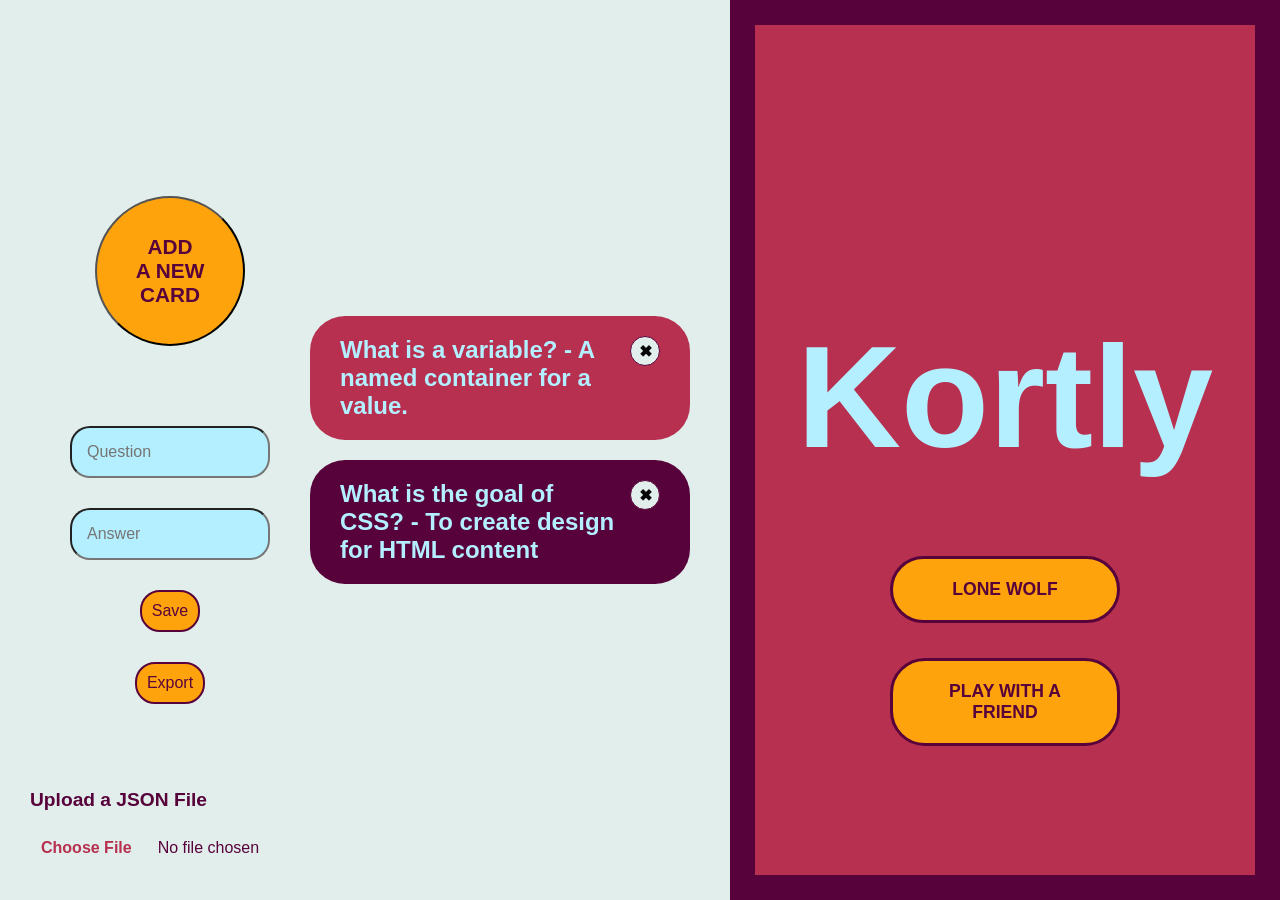
<file: index.html>
<!DOCTYPE html>
<html lang="en">

<head>
  <meta charset="UTF-8">
  <meta name="viewport" content="width=device-width, initial-scale=1.0">
  <title>Kortly</title>
  <link rel="stylesheet" href="styles.css">
</head>

<body>


  <main>




    <section id="manage-view" class="manage-layout">

      <div class="container add-card-container">
        <button id="buttonaddcard" class="circle-btn">
          ADD<br>A NEW<br>CARD
        </button>

        <form id="add-form" style="display: none;">
          <input type="text" id="question-input" placeholder="Question">
          <input type="text" id="answer-input" placeholder="Answer">
          <button type="submit">Save</button>
          <button id="export">Export</button> 
        </form>

        <div class="importFileContainer">
          <h3>Upload a JSON File</h3>
          <input type="file" id="jsonFileInput" accept=".json" class="inputJsonFile">
        </div>

      </div>




      <div class="container list-container">
        <ul id="cardlist">

        </ul>
      </div>



      <div class="container menu-container">
        <h1>Kortly</h1>

        <button id="buttonlonewolf" class="menu-btn">

          LONE WOLF

        </button>

        <button id="buttonplay" class="menu-btn">

          PLAY WITH A FRIEND

        </button>
      </div>
    </section>



  </main>




  <script>
    document.addEventListener("DOMContentLoaded", function () {
      console.log("The HTML is fully loaded and ready to go.");
    });
  </script>

  <script src="script.js"></script>
</body>

</html>
</file>
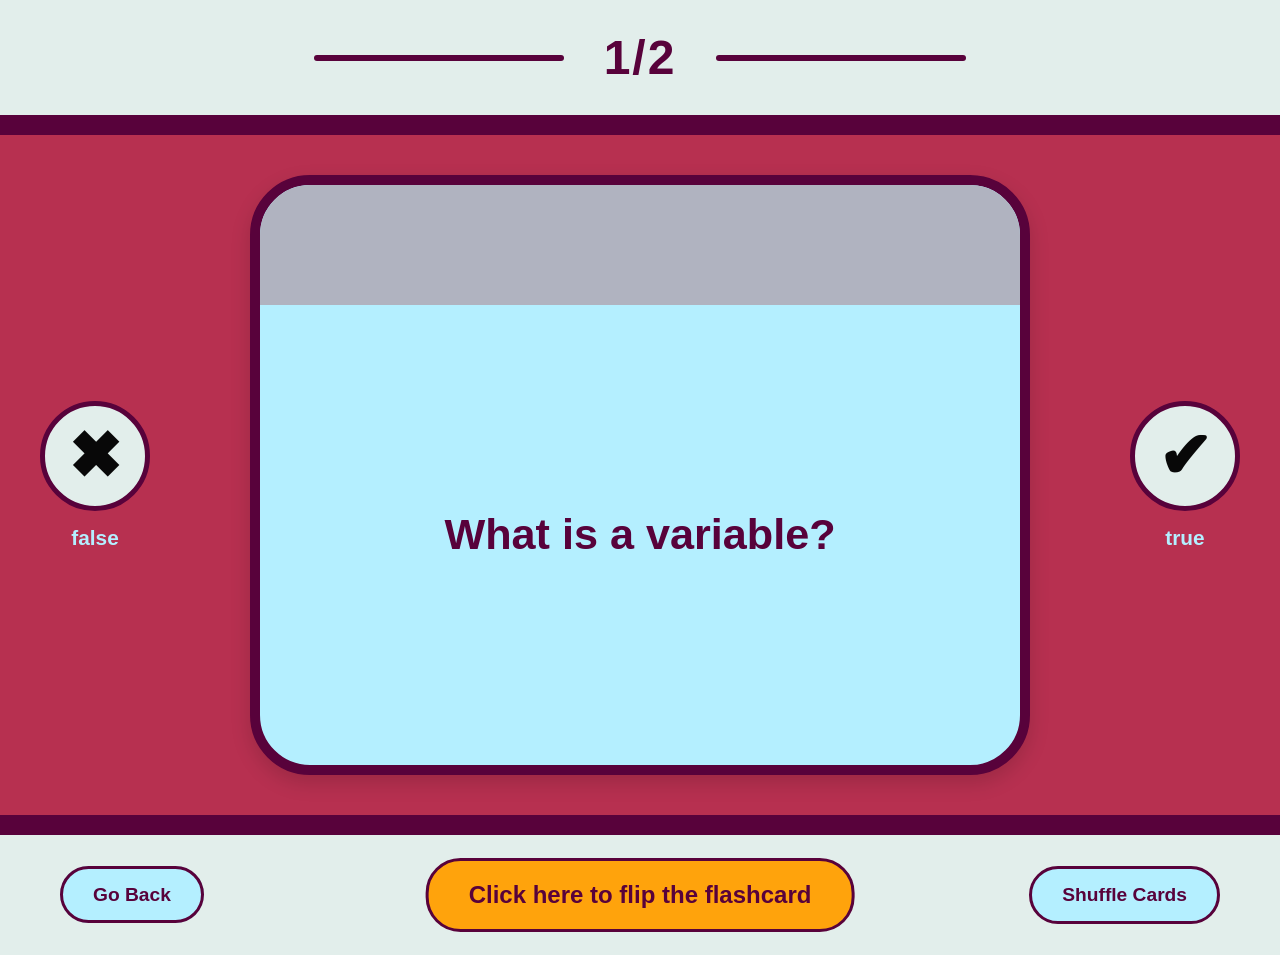
<file: study.html>
<!DOCTYPE html>
<html lang="en">
<head>
  <meta charset="UTF-8">
  <link rel="stylesheet" href="styles.css">
  <title>Study Session</title>
</head>
<body>
  <section id="study-view" class="study-section">
      <div class="study-header">
        <h2 id="progress-text" class="progress-title">1/10</h2>
      </div>

      <div class="study-board">
        
        <div class="board-side">
          <button id="buttonfalse" class="eval-btn incorrect-bg">✖</button>
          <p class="eval-label bold">false</p>
        </div>

        <div class="card" id="flashcard">
          <div class="card-inner">
            <div class="card-front">
              <h2 id="card-question"></h2>
            </div>
            <div class="card-back hidden">
              <h2 id="card-answer"></h2>
            </div>
          </div>
        </div>

        <div class="board-side">
          <button id="buttontrue" class="eval-btn correct-bg">✔</button>
          <p class="eval-label bold">true</p>
        </div>

      </div>

      <div class="study-footer">
        <div class="flip-action">
          <button id="flip-btn" class="flip-btn">Click here to flip the flashcard</button>
          <span class="flip-label"></span>
        </div>

        <div class="shuffle-action">
           <button id="shuffle-btn" class="shuffle-btn">Shuffle Cards</button>
          <span class="shuffle-label"></span>
         
        </div>

        <div class="back-to-menu">
          <a href="index.html" class="back-btn">Go Back</a> 
           <!-- //  got it from https://www.w3schools.com/html/html_links.asp -->
        </div>

      </div>

    </section>
  <script src="script.js"></script>
</body>
</html>
</file>
<file: styles.css>
/* ── CSS CUSTOM PROPERTIES ──────────────────────────────────────
   Define your colours and any repeated values here once as
   "variables", then use var(--name) everywhere else in this file.
   Changing a colour here updates it across the whole app.         */
:root {
  /* Colours — pick whatever fits your design */
  --color-bg: #E2EEEB;
  --color-primary: #B73050;
  --color-dark: #58023B;
  --color-secondary: #B4EFFF;
  --color-button: #FFA30C;
  --color-card-header: #b0b3c0;

  /* Card size — adjust to taste */
  --card-width: 340px;
  --card-height: 200px;

  /* Border radius */
  --radius-large: 35px;
  --radius-medium: 20px;
  --radius-circle: 50%;

  /* Buttons */
  button {
    font-family: inherit;
  }
}

/* ── RESET ──────────────────────────────────────────────────── */
*,
*::before,
*::after {
  box-sizing: border-box;
  margin: 0;
  padding: 0;
}

body {
  font-family: sans-serif;
  background-color: var(--color-bg);
  color: var(--color-primary);
}


/* ── LAYOUT ─────────────────────────────────────────────────── */
/* TODO: style your header, main content area, views, etc. */

.hidden {
  display: none;
}


/* ── MANAGE VIEW LAYOUT ────────────── */

.manage-layout {
  display: flex;
  justify-content: space-between;

  align-items: stretch;

  min-height: 100vh;

  padding: 0 0 0 70px;
}

/* Left column */
.add-card-container {
  display: flex;
  flex-direction: column;
  align-items: center;
  justify-content: center;
}

/* Center column */
.list-container {
  flex: 1;

  display: flex;
  justify-content: center;
  align-items: center;

  margin: 0 40px;
}

/* Right column */
.menu-container {
  display: flex;
  flex-direction: column;

  align-items: center;
  justify-content: center;

  gap: 35px;

  background-color: var(--color-primary);

  border: 25px solid var(--color-dark);

  padding-top: 160px;

  height: 100vh;

  width: 550px;
  min-width: 420px;
}

/* APP TITTLE */

.menu-container h1 {
  color: var(--color-secondary);

  font-size: 9rem;

  font-weight: bold;

  margin-bottom: 40px;
}

/* MANAGE VIEW BUTTONS */

.circle-btn {
  width: 150px;
  height: 150px;

  border-radius: var(--radius-circle);

  background-color: var(--color-button);

  color: var(--color-dark);

  font-size: 1.3rem;
  font-weight: bold;

  cursor: pointer;

  transition: transform 0.3s ease;
}

.circle-btn:hover {
  transform: scale(1.05);
}

.menu-btn {
  background-color: var(--color-button);

  color: var(--color-dark);

  border: 3px solid var(--color-dark);

  border-radius: var(--radius-large);

  padding: 20px 30px;

  width: 230px;

  font-size: 1.1rem;
  font-weight: bold;

  cursor: pointer;

  transition: transform 0.3s ease;
}

.menu-btn:hover {
  transform: scale(1.05);
}

/* ── CARD LIST (manage view) ─────────────────────────────────── */
/* TODO: style the list of cards and the "add card" form */

#cardlist {
  list-style: none;

  display: flex;
  flex-direction: column;

  gap: 20px;
}

.card-item {
  width: 100%;

  max-width: 700px;

  padding: 20px 30px;

  background-color: var(--color-primary);

  color: var(--color-secondary);

  border-radius: var(--radius-large);

  font-size: 1.5rem;

  font-weight: bold;

  text-align: left;

  cursor: pointer;

  transition: transform 0.3s ease;

  display: flex;
  justify-content: space-between;
}

/* ALTERNATE PURPLE CARDS */

.card-item:nth-child(even) {
  background-color: var(--color-dark);

  color: var(--color-secondary);
}

.deleteBtn {
  width: 30px;
  height: 30px;

  border: 1px solid var(--color-dark);
  border-radius: 50%;
  font-size: 1rem;
  font-weight: bold;

  cursor: pointer;

  transition: transform 0.3s ease;

  background-color: var(--color-bg);

  color: rgb(8, 8, 8);

  flex-shrink: 0;
}


/* HOVER EFFECT */

.card-item:hover {
  transform: translateX(5px);
}

/* ADD FORM */
#add-form {
  display: flex !important;

  flex-direction: column !important;

  align-items: center;

  gap: 30px;

  margin-top: 80px;
}

#add-form input {
  width: 200px;

  padding: 15px;

  border-radius: var(--radius-medium);

  background-color: var(--color-secondary);

  color: var(--color-dark);

  font-size: 1rem;
}

#add-form button {
  background-color: var(--color-button);

  color: var(--color-dark);

  border: 2px solid var(--color-dark);

  border-radius: var(--radius-medium);

  padding: 10px;

  font-size: 1rem;

  cursor: pointer;

  transition: transform 0.3s ease;
}

#add-form button:hover {
  transform: scale(1.05);
}

/* JSON FILE IMPORT */

.importFileContainer {
    position: fixed;

    left: 30px;
    bottom: 30px;

    display: flex;
    flex-direction: column;

    gap: 15px;
}

.importFileContainer h3 {
    color: var(--color-dark);

    font-size: 1.2rem;
    font-weight: bold;

    text-align: left;
}

.inputJsonFile {
    color: var(--color-dark);
    font-size: 1rem;
}

.inputJsonFile::file-selector-button {
    background-color: var(--color-bg);

    color: var(--color-primary);

    border: 1px solid var(--color-bg);

    border-radius: var(--radius-medium);

    padding: 12px 10px;

    font-size: 0.9 rem;

    font-weight: bold;

    cursor: pointer;

    margin-right: 15px;

    transition: transform 0.3s ease;
}

  .inputJsonFile::file-selector-button:hover {
    transform: scale(1.05);
  }

/* ── THE FLASHCARD (study view) ─────────────────────────────── */

/* STUDY VIEW LAYOUT */

.study-section {
  min-height: 100vh;

  display: flex;
  flex-direction: column;

  background-color: var(--color-bg);
}

.study-header {
  display: flex;

  justify-content: center;

  align-items: center;

  gap: 40px;

  padding: 30px 0;
}

.study-header::before,
.study-header::after {
  content: "";

  width: 250px;

  height: 6px;

  background-color: var(--color-dark);

  border-radius: 10px;
}

.study-board {
  flex: 1;

  display: flex;

  justify-content: center;

  align-items: center;

  gap: 100px;

  background-color: var(--color-primary);

  border-top: 20px solid var(--color-dark);
  border-bottom: 20px solid var(--color-dark);

  padding: 40px;
}

.study-footer {
  position: relative;

  display: flex;

  align-items: center;

  padding: 40px 60px;

  min-height: 120px;
}

/*
   The flip animation is pure CSS — JavaScript only adds or removes
   a class (e.g. "flipped") on the card element.

   A flippable card needs three layers:

     .card         sets the width, height, and perspective
     .card-inner   the element that actually rotates (transform)
     .card-front   the question side
     .card-back    the answer side (hidden by default)

   The key CSS properties to research:
     - transform-style: preserve-3d
     - backface-visibility: hidden
     - transform: rotateY(...)
     - perspective

   Search: "CSS 3D card flip" for examples and explanations.
*/

/* CARD STYLING */
.card {
  width: 90%;
  max-width: 900px;

  height: 600px;

  perspective: 1000px;
}

.card-inner {
  position: relative;

  width: 100%;
  height: 100%;

  transition: transform 0.8s;

  transform-style: preserve-3d;
}

.card-front,
.card-back {
  position: absolute;

  width: 100%;
  height: 100%;

  backface-visibility: hidden;

  border-radius: 60px;

  display: flex;

  justify-content: center;
  align-items: center;
  overflow: hidden;

  font-size: 1.8rem;
  font-weight: bold;
  overflow-y: auto
}

.card-front {
  background-color: var(--color-secondary);

  border: 10px solid var(--color-dark);

  color: var(--color-dark);

  padding:
        180px
        60px
        60px
        60px;

  box-shadow: 0 8px 20px rgba(0, 0, 0, 0.15);
}

.card-front::before {
  content: "";

  position: absolute;

  top: 0;
  left: 0;

  width: 100%;
  height: 120px;

  background-color: var(--color-card-header);
}

.card-front h2 {
  position: relative;

  z-index: 1;

   overflow: hidden;
}

.card-back {
  background-color: var(--color-dark);

  border: 10px solid var(--color-secondary);

  color: var(--color-secondary);

  transform: rotateY(180deg);
}

#card-question,
#card-answer {
    text-align: center;

    word-wrap: break-word;

    overflow-wrap: break-word;

    max-width: 100%;

    line-height: 1.2;
}

/* ANIMATION */
.card.flipped .card-inner {
  transform: rotateY(180deg);
}

/* ── STUDY VIEW BUTTONS ──────────── */

/* TRUE/FALSE BUTTONS */

.eval-btn {
  width: 110px;
  height: 110px;

  border-radius: 50%;

  border: 5px solid var(--color-dark);

  font-size: 4rem;
  font-weight: bold;

  cursor: pointer;

  transition: transform 0.3s ease;
}

.incorrect-bg {
  background-color: var(--color-bg);

  color: rgb(8, 8, 8);
}

.correct-bg {
  background-color: var(--color-bg);

  color: rgb(8, 8, 8);
}

.eval-btn:hover {
  transform: scale(1.08);
}

.board-side {
  display: flex;

  flex-direction: column;

  align-items: center;

  gap: 15px;
}

.eval-label {
  color: var(--color-secondary);

  font-size: 1.3rem;

  font-weight: bold;
}

/* CARD FLIP BUTTON */

.flip-btn {
  background-color: var(--color-button);

  color: var(--color-dark);

  border: 3px solid var(--color-dark);

  border-radius: var(--radius-large);

  padding: 20px 40px;

  font-size: 1.5rem;

  font-weight: bold;

  cursor: pointer;

  transition: transform 0.3s ease;
}

.flip-btn:hover {
  transform: scale(1.05);
}

.flip-action {
  position: absolute;

  left: 50%;

  transform: translateX(-50%);
}

/* BACK BUTTON */

.back-btn {
  text-decoration: none;

  background-color: var(--color-secondary);

  color: var(--color-dark);

  border: 3px solid var(--color-dark);

  padding: 15px 30px;

  border-radius: var(--radius-large);

  font-weight: bold;

  font-size: 1.2rem;
}

.back-to-menu {
  position: absolute;

  left: 60px;
}

/* SHUFFLE BUTTON */

.shuffle-btn {
  background-color: var(--color-secondary);

  color: var(--color-dark);

  border: 3px solid var(--color-dark);

  padding: 15px 30px;

  border-radius: var(--radius-large);

  font-weight: bold;

  font-size: 1.2rem;

  cursor: pointer;
}

.shuffle-action {
  position: absolute;

  right: 60px;
}

/* ── STUDY VIEW PROGRESS TITLE──────────── */

.progress-title {
  color: var(--color-dark);

  font-size: 3rem;

  font-weight: bold;

  letter-spacing: 2px;
}

/* ── RESPONSIVE DESIGN ──────────────────────────────────────── */
/*
   Use @media queries so the layout works on small screens too.

   "Mobile-first" means you write styles for small screens first,
   then use @media (min-width: ...) to adjust for wider screens:

   @media (min-width: 600px) {
     // styles that only apply on wider screens
   }
*/
/* ── RESPONSIVE DESIGN ──────────────────────────────────────── */

@media (max-width: 900px) {

  /* MANAGE VIEW */

  .manage-layout {
    flex-direction: column;

    align-items: center;

    gap: 40px;

    padding: 40px;
  }

  .menu-container {
    width: 100%;

    min-width: auto;

    height: auto;

    padding: 60px 20px;
  }

  .menu-container h1 {
    font-size: 5rem;
  }

  .card-item {
    width: 90%;
  }

  /* STUDY VIEW */

  .study-board {
    flex-direction: column;

    gap: 40px;
  }

  .card {
    width: 90%;

    max-width: 700px;

    height: 400px;
  }

  .study-footer {
    flex-direction: column;

    gap: 25px;

    min-height: auto;
  }

  .back-to-menu,
  .flip-action,
  .shuffle-action {
    position: static;

    transform: none;
  }

  .study-header::before,
  .study-header::after {
    width: 120px;
  }
}
</file>
